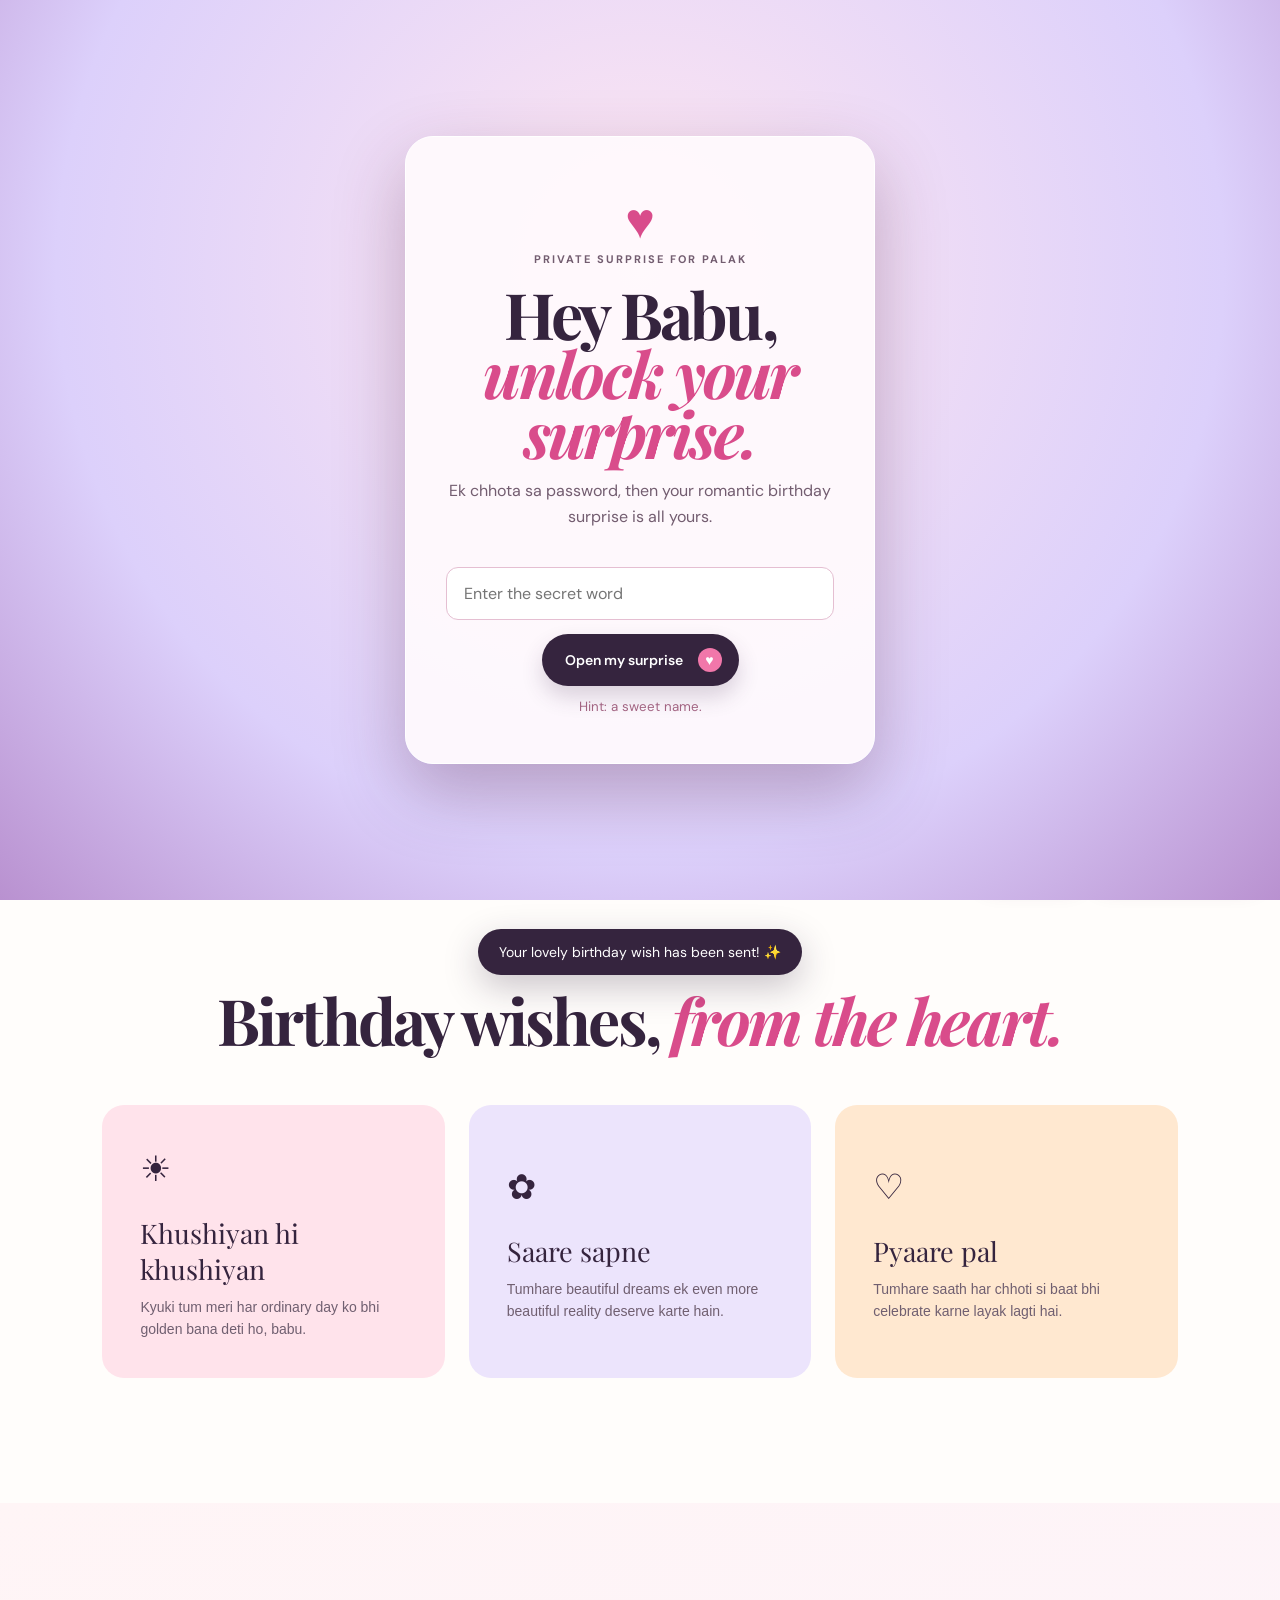
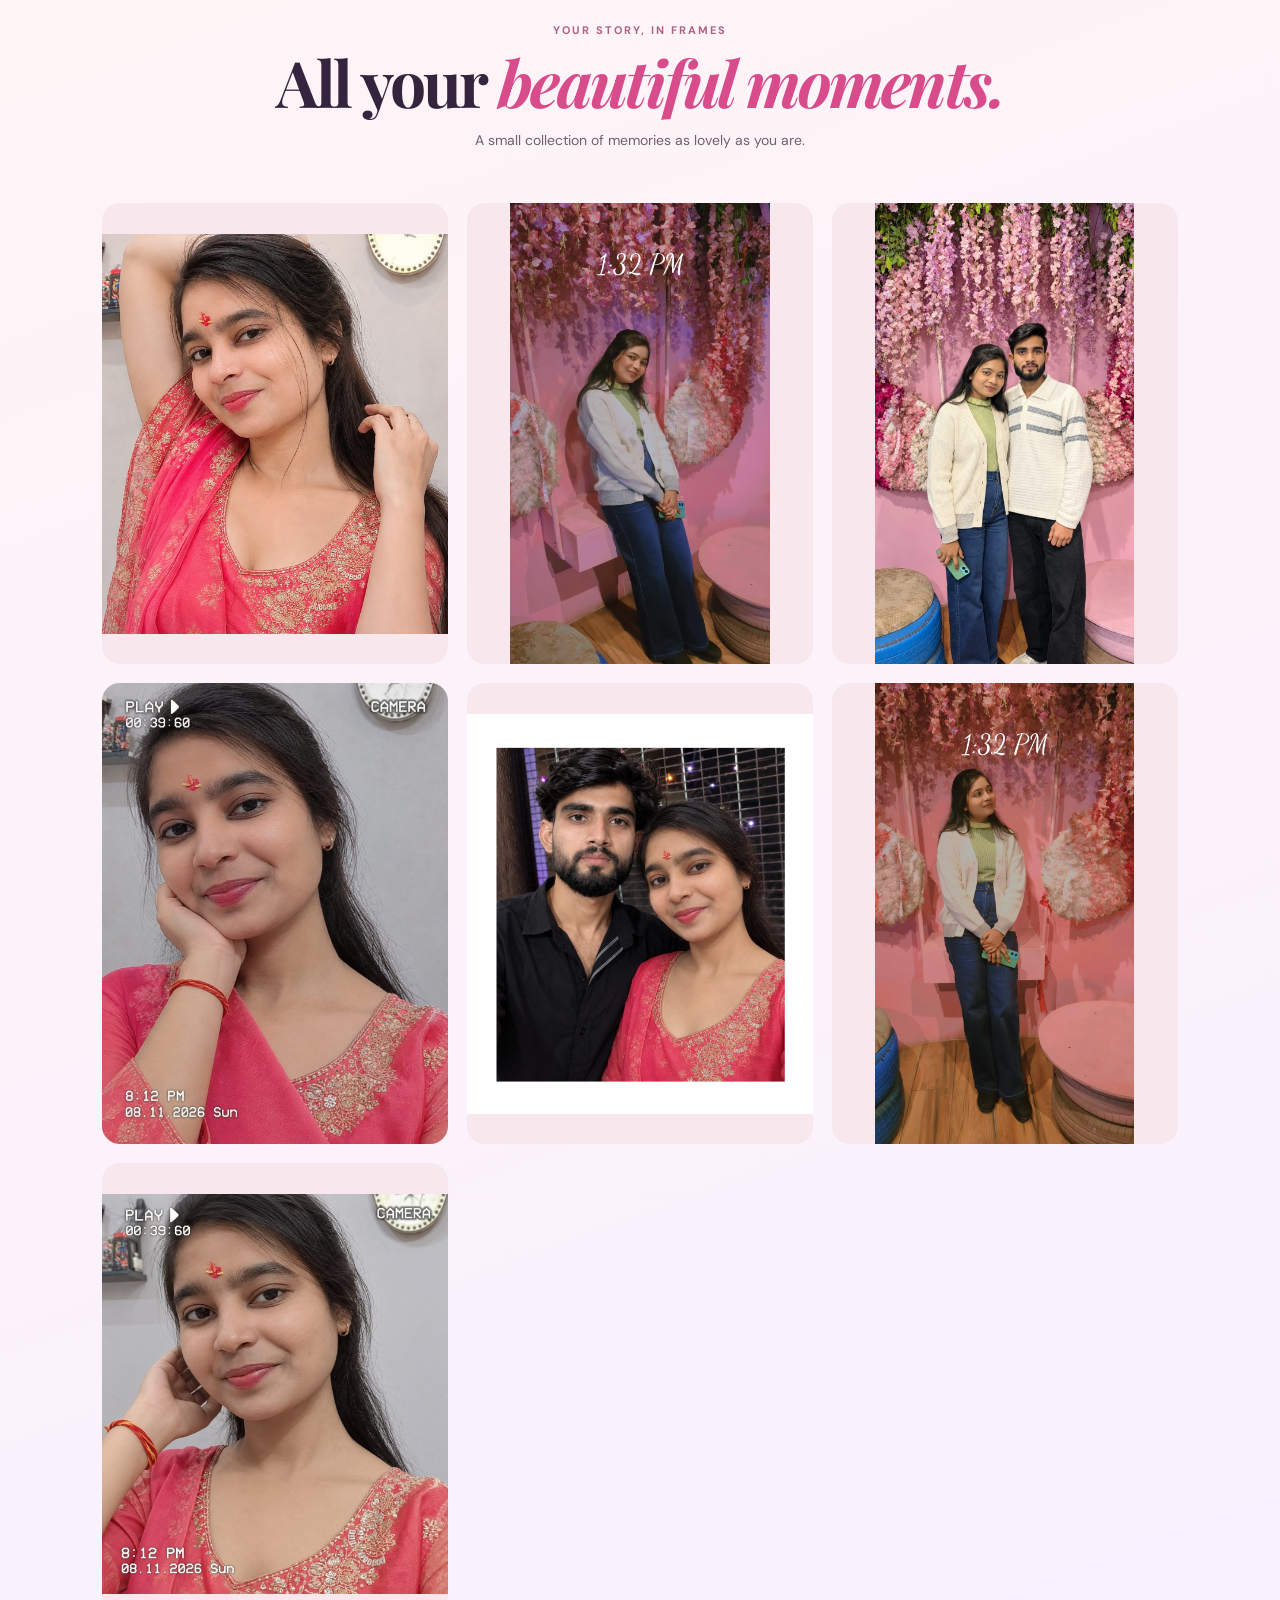
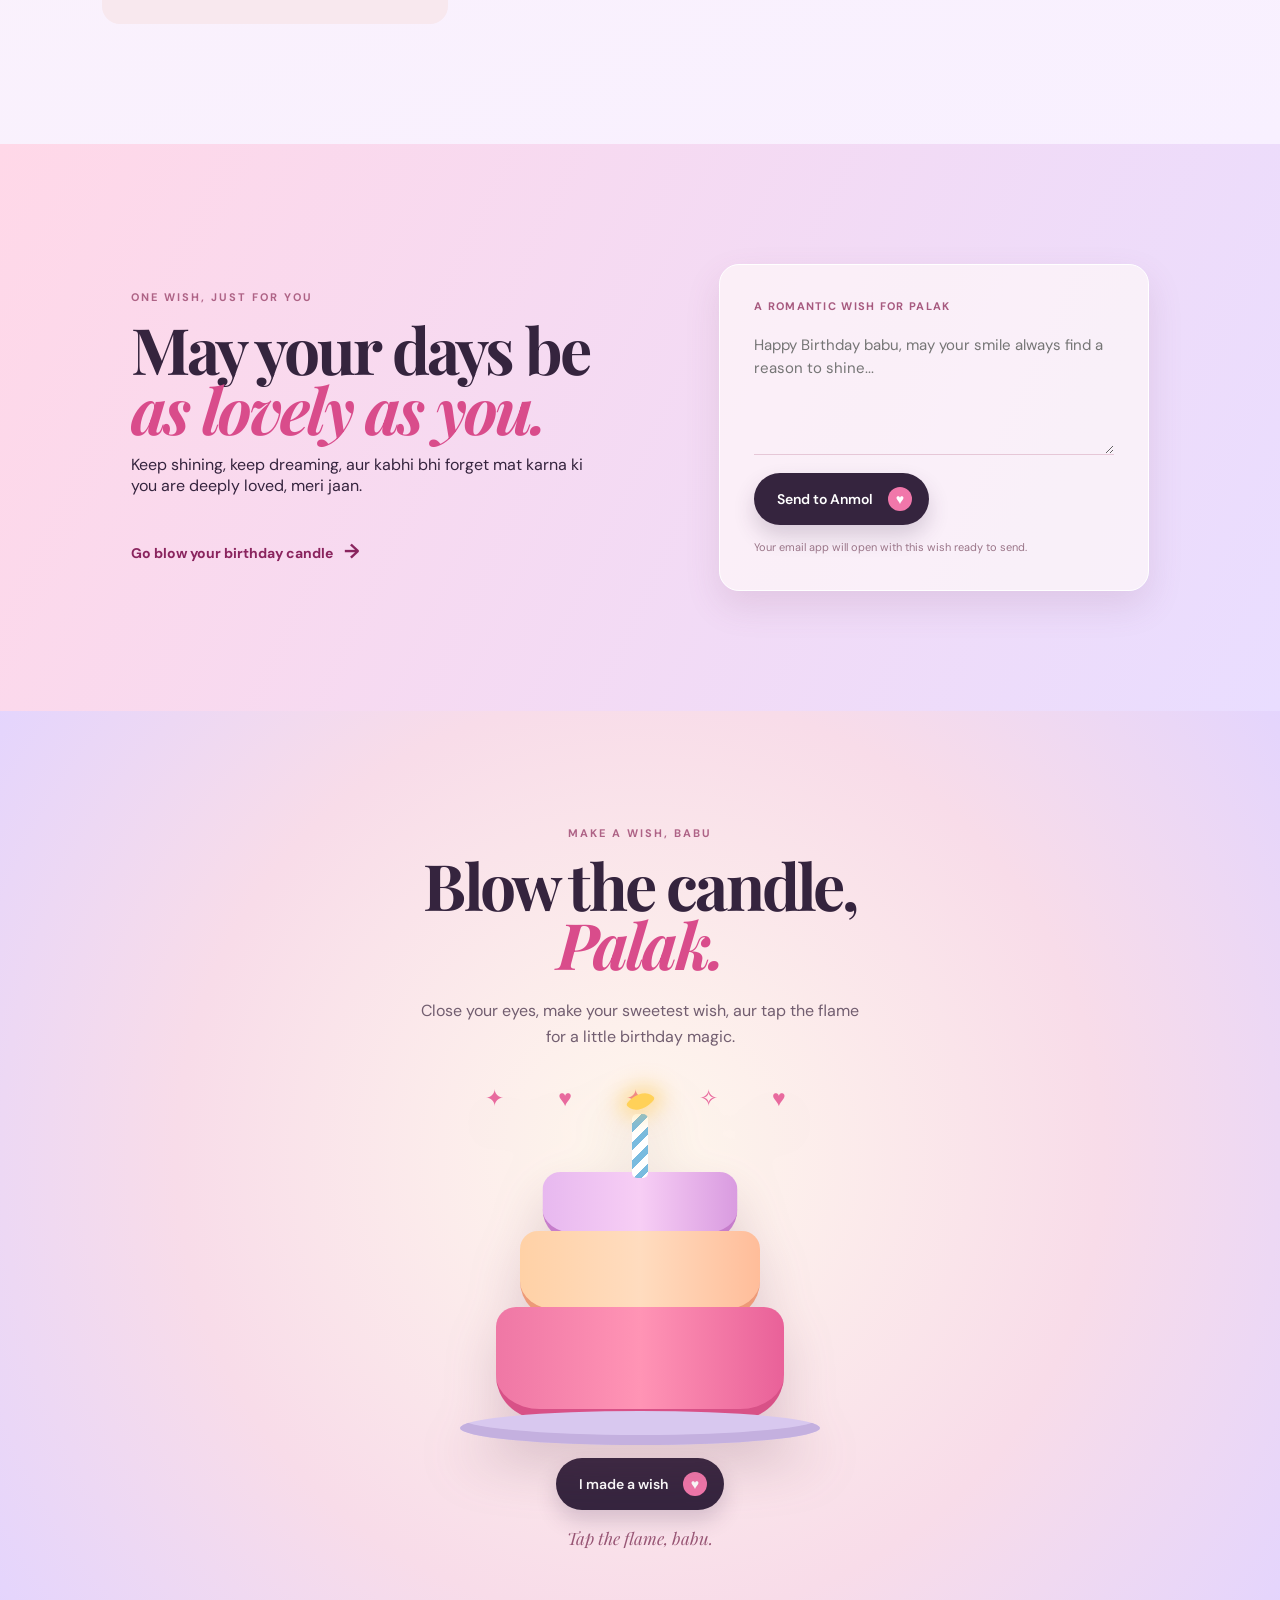
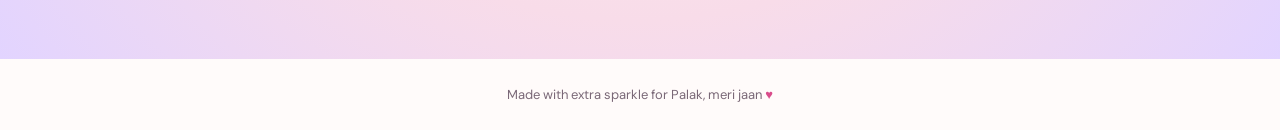
<file: index.html>
<!doctype html>
<html lang="en">
  <head>
    <meta charset="UTF-8" />
    <meta name="viewport" content="width=device-width, initial-scale=1.0" />
    <meta name="theme-color" content="#e75e9b" />
    <title>Happy Birthday, Palak!</title>
    <link rel="preconnect" href="https://fonts.googleapis.com" />
    <link rel="preconnect" href="https://fonts.gstatic.com" crossorigin />
    <link href="https://fonts.googleapis.com/css2?family=DM+Sans:wght@400;500;600;700&family=Playfair+Display:ital,wght@0,600;0,700;0,800;1,700&display=swap" rel="stylesheet" />
    <link rel="stylesheet" href="styles.css" />
  </head>
  <body>
    <section class="password-screen" id="password-screen" aria-label="Password protected birthday website">
      <div class="password-card">
        <div class="lock">♥</div><p class="eyebrow">PRIVATE SURPRISE FOR PALAK</p>
        <h2>Hey Babu,<br><em>unlock your surprise.</em></h2>
        <p>Ek chhota sa password, then your romantic birthday surprise is all yours.</p>
        <input id="password" type="password" autocomplete="off" placeholder="Enter the secret word" aria-label="Password" />
        <button class="button" id="unlock">Open my surprise <b>♥</b></button>
        <small id="password-note">Hint: a sweet name.</small>
      </div>
    </section>
    <div class="petals" aria-hidden="true"></div>
    <div class="intro-screen" id="intro-screen">
      <p class="eyebrow">A LITTLE SOMETHING FOR PALAK</p>
      <button class="gift" id="open-gift" aria-label="Open your birthday surprise"><span>♥</span></button>
      <p>Tap the gift to open your surprise</p>
    </div>

    <main>
      <section class="hero">
        <nav><span class="brand">for <i>Palak</i></span><span>made with love ♥ &nbsp; <a href="#candle-wish">blow the cake →</a></span></nav>
        <div class="hero-copy">
          <p class="eyebrow">TODAY IS ALL ABOUT YOU, BABU</p>
          <h1>Happy<br><em>Birthday,</em><br>Palak</h1>
          <p class="intro">Happy Birthday meri pyari Palak! You make my world feel softer, brighter, aur bilkul magical. May this year bring you all the pyaar, happiness, and dreams you deserve, babu.</p>
          <button class="button" id="celebrate">Make a wish <b>✦</b></button>
        </div>
        <div class="hero-photo"><img src="photos/palak-08.jpeg" alt="Palak and a loved one beneath pink flowers" /><span class="photo-note">meri beautiful girl ke liye ek beautiful day</span></div>
        <div class="orb one"></div><div class="orb two"></div><div class="spark s1">✦</div><div class="spark s2">♥</div>
      </section>

      <section class="wishes">
        <header><p class="eyebrow">A LITTLE LOVE FOR YOU</p><h2>Birthday wishes, <em>from the heart.</em></h2></header>
        <div class="wish-grid">
          <button class="wish-card rose" data-message="Palak babu, tumhari smile meri favourite sunshine hai. Bas aise hi hamesha muskuraati rehna, kyunki tumhari khushi meri favourite feeling hai."><span>☀</span><h3>Khushiyan hi khushiyan</h3><p>Kyuki tum meri har ordinary day ko bhi golden bana deti ho, babu.</p></button>
          <button class="wish-card lilac" data-message="Meri jaan, tumhare dil ke har sapne ko apni perfect jagah mile. Main hamesha tumhara sabse bada cheerleader rahunga."><span>✿</span><h3>Saare sapne</h3><p>Tumhare beautiful dreams ek even more beautiful reality deserve karte hain.</p></button>
          <button class="wish-card peach" data-message="Tumhare saath har memory extra special lagti hai, Palak. Aise hi aur laughs, hugs aur cute little adventures bante rahein."><span>♡</span><h3>Pyaare pal</h3><p>Tumhare saath har chhoti si baat bhi celebrate karne layak lagti hai.</p></button>
        </div>
      </section>

      <section class="gallery">
        <header><p class="eyebrow">YOUR STORY, IN FRAMES</p><h2>All your <em>beautiful moments.</em></h2><p class="subcopy">A small collection of memories as lovely as you are.</p></header>
        <div class="grid" id="gallery">
          <button class="tall"><img src="photos/palak-03.jpeg" alt="Palak in pink traditional dress" /></button>
          <button><img src="photos/palak-06.jpeg" alt="Palak by pink flowers" /></button>
          <button><img src="photos/palak-08.jpeg" alt="Palak posing with a loved one" /></button>
          <button><img src="photos/palak-02.jpeg" alt="Palak smiling" /></button>
          <button><img src="photos/palak-01.jpeg" alt="Palak in a celebration selfie" /></button>
          <button><img src="photos/palak-07.jpeg" alt="Palak by floral decorations" /></button>
          <button><img src="photos/palak-05.jpeg" alt="Palak wearing a pink outfit" /></button>
        </div>
      </section>

      <section class="note">
        <div><p class="eyebrow">ONE WISH, JUST FOR YOU</p><h2>May your days be<br><em>as lovely as you.</em></h2><p>Keep shining, keep dreaming, aur kabhi bhi forget mat karna ki you are deeply loved, meri jaan.</p><a class="cake-link" href="#candle-wish">Go blow your birthday candle <span>→</span></a></div>
        <form id="wish-form"><label for="wish">A romantic wish for Palak</label><textarea id="wish" maxlength="220" placeholder="Happy Birthday babu, may your smile always find a reason to shine..." required></textarea><button class="button">Send to Anmol <b>♥</b></button><small>Your email app will open with this wish ready to send.</small></form>
      </section>
      <section class="candle-wish" id="candle-wish">
        <div class="candle-copy"><p class="eyebrow">MAKE A WISH, BABU</p><h2>Blow the candle,<br><em>Palak.</em></h2><p>Close your eyes, make your sweetest wish, aur tap the flame for a little birthday magic.</p></div>
        <div class="cake-stage" aria-label="A birthday cake with a candle">
          <div class="cake-stars">✦ &nbsp; ♥ &nbsp; ✦ &nbsp; ✧ &nbsp; ♥</div>
          <button class="birthday-candle" id="birthday-candle" aria-label="Blow out the candle"><i></i></button>
          <div class="cake-top"></div><div class="cake-middle"></div><div class="cake-bottom"></div><div class="cake-plate"></div>
        </div>
        <button id="make-wish" class="button">I made a wish <b>♥</b></button><p class="candle-message" id="candle-message">Tap the flame, babu.</p>
      </section>
    </main>
    <footer>Made with extra sparkle for Palak, meri jaan <span>♥</span></footer>
    <div class="modal" id="modal" aria-hidden="true"><div class="modal-card"><button class="close" aria-label="Close">×</button><div class="modal-icon">♥</div><p class="eyebrow">A LITTLE NOTE FOR PALAK</p><p id="modal-text"></p></div></div>
    <div class="toast" id="toast">Your lovely birthday wish has been sent! ✨</div>
    <div class="music-player"><button id="music-toggle">♫ Play Apsara</button><button id="music-next">⇄ Play birthday message</button></div>
    <audio id="music" preload="metadata"><source src="apsara.mpeg" type="audio/mpeg" /></audio>
    <script src="script.js"></script>
  </body>
</html>
</file>
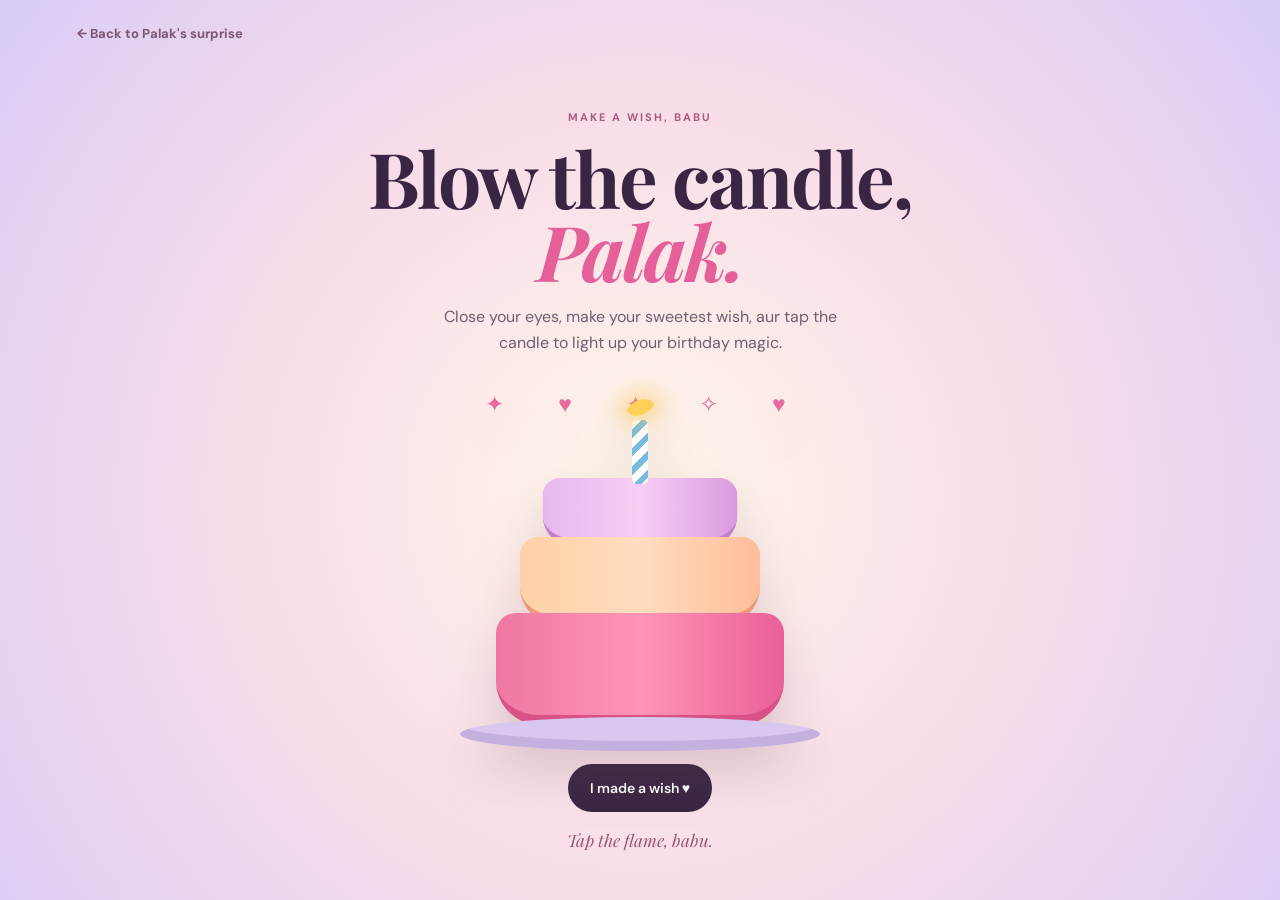
<file: cake.html>
<!doctype html><html lang="en"><head><meta charset="UTF-8"><meta name="viewport" content="width=device-width,initial-scale=1.0"><title>Make a Wish, Palak</title><link rel="preconnect" href="https://fonts.googleapis.com"><link rel="preconnect" href="https://fonts.gstatic.com" crossorigin><link href="https://fonts.googleapis.com/css2?family=DM+Sans:wght@400;600;700&family=Playfair+Display:ital,wght@0,700;1,700&display=swap" rel="stylesheet"><link rel="stylesheet" href="cake.css"></head><body><a class="back" href="index.html">← Back to Palak's surprise</a><main><p class="eyebrow">MAKE A WISH, BABU</p><h1>Blow the candle,<br><em>Palak.</em></h1><p class="intro">Close your eyes, make your sweetest wish, aur tap the candle to light up your birthday magic.</p><div class="cake-stage"><div class="stars">✦ &nbsp; ♥ &nbsp; ✦ &nbsp; ✧ &nbsp; ♥</div><button class="candle" id="candle" aria-label="Blow out the candle"><i></i></button><div class="cake-top"></div><div class="cake-middle"></div><div class="cake-bottom"></div><div class="plate"></div></div><button id="wish" class="wish-button">I made a wish ♥</button><p class="message" id="message">Tap the flame, babu.</p></main><script src="cake.js"></script></body></html>
</file>
<file: styles.css>
:root{--ink:#35243e;--pink:#d94c8b;--deep:#8a245e;--cream:#fffbfa;--lilac:#e8e0ff}*{box-sizing:border-box}html{scroll-behavior:smooth}body{margin:0;background:var(--cream);color:var(--ink);font-family:"DM Sans",sans-serif}.password-screen{position:fixed;z-index:100;inset:0;display:grid;place-items:center;padding:24px;background:radial-gradient(circle at 50% 30%,#ffe7f1,#dcd0fb 65%,#b991d0);transition:opacity .55s,visibility .55s}.password-screen.hide{opacity:0;visibility:hidden}.password-card{width:min(470px,100%);padding:47px 40px;text-align:center;border:1px solid #fff;background:#fffafdf0;border-radius:28px;box-shadow:0 28px 70px #54254b50}.lock{color:var(--pink);font:50px "Playfair Display"}.password-card p{line-height:1.6;color:#735d70}.password-card input{width:100%;margin:21px 0 14px;padding:15px 17px;border:1px solid #e5bfd2;border-radius:12px;background:#fff;font:16px "DM Sans";outline:none}.password-card input:focus{border-color:var(--pink);box-shadow:0 0 0 4px #d94c8b20}.password-card small{display:block;min-height:18px;margin-top:12px;color:#a26482}.intro-screen{position:fixed;z-index:10;inset:0;display:grid;place-content:center;justify-items:center;text-align:center;background:radial-gradient(circle at 50% 35%,#ffeef4,#e8defd 60%,#d7c2ed);transition:opacity .7s,visibility .7s}.intro-screen.open{opacity:0;visibility:hidden}.intro-screen>p:last-child{font-size:14px;color:#765c76}.eyebrow{margin:0 0 15px;color:#ae6386;font-size:11px;font-weight:700;letter-spacing:2px}.gift{width:168px;height:142px;border:0;border-radius:13px;background:linear-gradient(135deg,#f26ea7,#d94f91);box-shadow:0 22px 30px #8e477650;cursor:pointer;position:relative;color:#fff;font:54px "Playfair Display";transition:.25s}.gift:before,.gift:after{content:"";position:absolute;background:#ffe5a7}.gift:before{inset:0 auto 0 69px;width:29px}.gift:after{inset:53px 0 auto;height:25px}.gift span{position:relative;z-index:1}.gift:hover{transform:translateY(-8px) rotate(-2deg)}.hero{min-height:750px;padding:28px max(8vw,32px) 80px;position:relative;overflow:hidden;background:linear-gradient(120deg,#fff0f4 0%,#fff9ef 54%,#efe7ff)}nav{display:flex;justify-content:space-between;position:relative;z-index:2;font-size:13px;color:#7e6279;font-weight:600}nav a{color:var(--deep);text-decoration:none}.brand{font:800 25px "Playfair Display";color:var(--ink)}.brand i{color:var(--pink)}.hero-copy{max-width:650px;position:relative;z-index:2;padding-top:115px}.hero h1,h2{font-family:"Playfair Display";letter-spacing:-2.8px;line-height:.93;margin:0}.hero h1{font-size:clamp(75px,10vw,145px)}em{color:var(--pink)}.intro{max-width:500px;color:#6c5b6c;line-height:1.75;margin:29px 0;font-size:16px}.button{border:0;border-radius:99px;background:var(--ink);color:#fff;padding:14px 17px 14px 23px;cursor:pointer;font:600 14px "DM Sans";box-shadow:0 11px 21px #442c5030;transition:.25s}.button:hover{transform:translateY(-3px);background:var(--deep)}.button b{display:inline-grid;place-items:center;background:#f177aa;border-radius:50%;height:24px;width:24px;margin-left:12px}.hero-photo{position:absolute;right:8%;bottom:0;width:min(35vw,465px);height:600px;border-radius:235px 235px 0 0;overflow:hidden;box-shadow:0 24px 45px #824c8050;background:#f6dfe8}.hero-photo img{width:100%;height:100%;object-fit:contain;object-position:center bottom}.photo-note{position:absolute;bottom:21px;left:50%;transform:translateX(-50%);width:max-content;max-width:90%;padding:10px 15px;background:#fffaf6e6;border-radius:99px;font:italic 13px "Playfair Display";color:#9b5577}.orb{position:absolute;border-radius:50%;opacity:.7}.one{width:230px;height:230px;background:#ffd0df;right:-45px;top:70px}.two{width:100px;height:100px;background:#d8c8f5;left:41%;bottom:-30px}.spark{position:absolute;color:#ef78a7;font-size:27px;animation:float 3s infinite ease-in-out}.s1{right:43%;top:29%}.s2{right:7%;bottom:17%;color:#9d79d0}@keyframes float{50%{transform:translateY(-13px) rotate(10deg)}}header{text-align:center}.wishes{padding:125px max(8vw,32px);background:#fffdfb}h2{font-size:clamp(42px,5vw,70px)}.wish-grid{display:grid;grid-template-columns:repeat(3,1fr);gap:24px;max-width:1200px;margin:55px auto 0}.wish-card{border:0;border-radius:22px;padding:38px;text-align:left;color:var(--ink);cursor:pointer;transition:.25s}.wish-card:hover{transform:translateY(-8px);box-shadow:0 18px 28px #50374b20}.wish-card span{font:35px "Playfair Display"}.wish-card h3{font:27px "Playfair Display";margin:25px 0 9px}.wish-card p,.subcopy{font-size:14px;line-height:1.6;color:#705f70;margin:0}.rose{background:#ffe3eb}.lilac{background:#ece4fc}.peach{background:#ffe8d0}.gallery{padding:120px max(8vw,32px);background:linear-gradient(160deg,#fff5f6,#f8f0ff)}.subcopy{max-width:420px;margin:17px auto}.grid{max-width:1100px;margin:52px auto 0;display:grid;grid-template-columns:repeat(3,1fr);gap:19px}.grid button{aspect-ratio:3/4;padding:0;border:0;border-radius:18px;overflow:hidden;cursor:pointer;background:#f3e2ea;transition:.25s}.grid button:hover{transform:scale(1.025);box-shadow:0 14px 24px #50374b3b}.grid .tall{grid-row:auto}.grid img{width:100%;height:100%;object-fit:contain;object-position:center;background:#f8e8ee}.note{display:flex;gap:10vw;align-items:center;justify-content:center;padding:120px max(8vw,32px);background:linear-gradient(115deg,#ffd8e8,#e9ddff)}.note>div{max-width:460px}.note>div>p:last-child{line-height:1.65;color:#6f5e70;margin-top:24px}.cake-link{display:inline-block;margin-top:26px;color:var(--deep);font:700 14px "DM Sans";text-decoration:none}.cake-link span{margin-left:8px;font-size:20px}.note form{width:min(430px,100%);padding:34px;background:#fffafaaf;border:1px solid #fff;border-radius:20px;box-shadow:0 15px 35px #86517424}.note form small{display:block;margin-top:15px;color:#9a7588;font-size:11px;line-height:1.4}label{display:block;font-size:11px;color:#a75a7f;font-weight:700;letter-spacing:1.3px;text-transform:uppercase}textarea{display:block;width:100%;min-height:130px;margin:12px 0 18px;padding:9px 0;border:0;border-bottom:1px solid #e6c7d7;resize:vertical;background:transparent;color:var(--ink);font:15px/1.5 "DM Sans";outline:0}.candle-wish{padding:115px 24px 90px;text-align:center;overflow:hidden;background:radial-gradient(circle at 50% 47%,#fff8ed,#f8dce9 57%,#e2d4ff)}.candle-copy>p:last-child{max-width:440px;margin:24px auto 0;color:#725e70;line-height:1.65}.cake-stage{width:390px;height:375px;max-width:95vw;position:relative;margin:33px auto 0;filter:drop-shadow(0 25px 25px #73435d35)}.cake-plate,.cake-top,.cake-middle,.cake-bottom,.birthday-candle{position:absolute;left:50%;transform:translateX(-50%)}.cake-plate{bottom:13px;width:360px;height:34px;border-radius:50%;background:#d8c8ef;box-shadow:inset 0 -10px #c4b0df}.cake-bottom{bottom:39px;width:288px;height:112px;border-radius:20px 20px 44px 44px;background:linear-gradient(90deg,#ef77a5,#ff94b5,#e96199);border-bottom:10px solid #d85187}.cake-middle{bottom:139px;width:240px;height:88px;border-radius:18px 18px 38px 38px;background:linear-gradient(90deg,#ffd1a6,#ffdcbf,#ffbd9a);border-bottom:9px solid #ed9a78}.cake-top{bottom:217px;width:195px;height:69px;border-radius:18px 18px 32px 32px;background:linear-gradient(90deg,#e7b8ef,#f7cef5,#d99be0);border-bottom:8px solid #c67dcb}.birthday-candle{z-index:2;bottom:280px;width:16px;height:64px;border:0;border-radius:5px;background:repeating-linear-gradient(135deg,#fff 0 7px,#78bbdf 7px 13px);cursor:pointer}.birthday-candle i{position:absolute;width:17px;height:25px;top:-25px;left:0;border-radius:80% 15% 80% 15%;background:#ffd158;box-shadow:0 0 20px 8px #ffcc5480;transform:rotate(45deg);animation:flicker .7s infinite alternate}.birthday-candle.out i{opacity:0;transform:rotate(45deg) scale(.2)}.cake-stars{position:absolute;top:0;width:100%;color:#e86a9e;font-size:23px;letter-spacing:9px;animation:twinkle 1.3s infinite alternate}.candle-message{min-height:25px;color:#985675;font:italic 17px "Playfair Display"}@keyframes flicker{to{transform:rotate(37deg) scale(.86,1.08)}}@keyframes twinkle{to{opacity:.4;transform:translateY(-7px)}}footer{text-align:center;padding:27px;font-size:13px;color:#7a6877}footer span{color:var(--pink)}.modal{position:fixed;z-index:20;inset:0;padding:24px;display:grid;place-items:center;background:#34204099;opacity:0;pointer-events:none;transition:.25s}.modal.open{opacity:1;pointer-events:auto}.modal-card{position:relative;width:min(460px,100%);padding:55px 47px;background:#fffaf7;border-radius:24px;text-align:center;box-shadow:0 22px 60px #1b102c66;transform:translateY(18px) scale(.95);transition:.3s}.modal.open .modal-card{transform:none}.modal-icon{font-size:34px;color:var(--pink);margin-bottom:13px}.modal-card #modal-text{font:italic 23px/1.5 "Playfair Display";color:#5d4057;margin:0}.close{position:absolute;right:15px;top:10px;border:0;background:transparent;color:#846a7d;font-size:30px;cursor:pointer}.toast{position:fixed;z-index:30;left:50%;bottom:25px;transform:translate(-50%,100px);padding:14px 21px;border-radius:99px;background:var(--ink);color:#fff;font-size:14px;box-shadow:0 12px 35px #2f213a40;transition:.4s}.toast.show{transform:translate(-50%,0)}.music-player{position:fixed;z-index:30;right:18px;bottom:18px;display:flex;gap:8px}.music-player button{border:0;border-radius:99px;padding:10px 13px;background:#fff;color:#7f4969;box-shadow:0 7px 20px #5c385b2b;font:600 12px "DM Sans";cursor:pointer}.petals{position:fixed;inset:0;pointer-events:none;z-index:15}@media(max-width:760px){.password-card{padding:37px 26px}.hero{min-height:765px}.hero-copy{padding-top:75px}.hero h1{font-size:76px}.intro{max-width:330px;font-size:14px}.hero-photo{width:260px;height:340px;right:-25px;bottom:0;border-radius:140px 140px 0 0;opacity:.86}.wish-grid,.note{display:block}.wish-card{margin-bottom:15px}.grid{grid-template-columns:1fr 1fr;gap:12px}.note form{margin-top:36px}.note{padding-block:75px}.cake-stage{transform:scale(.84);margin-top:5px;margin-bottom:-31px}nav>span:last-child{display:none}.music-player{right:10px;bottom:10px}.music-player button{font-size:10px;padding:9px}}
</file>
<file: cake.css>
:root{--ink:#3a2643;--pink:#e55f99}*{box-sizing:border-box}body{min-height:100vh;margin:0;overflow:hidden;color:var(--ink);font-family:"DM Sans";background:radial-gradient(circle at 50% 55%,#fff7e9,#f8dce9 50%,#d9cdf7)}.back{position:absolute;top:25px;left:clamp(24px,6vw,85px);color:#7e5572;font-weight:700;text-decoration:none;font-size:13px}main{text-align:center;padding:11vh 24px 0}.eyebrow{font-size:11px;font-weight:700;color:#a95b81;letter-spacing:2px}h1{font:700 clamp(47px,6vw,78px)/.95 "Playfair Display";letter-spacing:-2px;margin:17px 0}em{color:var(--pink)}.intro{max-width:440px;margin:0 auto;color:#725e70;line-height:1.65}.cake-stage{width:390px;height:375px;max-width:95vw;position:relative;margin:32px auto 0;filter:drop-shadow(0 25px 25px #73435d35)}.plate,.cake-top,.cake-middle,.cake-bottom,.candle{position:absolute;left:50%;transform:translateX(-50%)}.plate{bottom:13px;width:360px;height:34px;border-radius:50%;background:#d8c8ef;box-shadow:inset 0 -10px #c4b0df}.cake-bottom{bottom:39px;width:288px;height:112px;border-radius:20px 20px 44px 44px;background:linear-gradient(90deg,#ef77a5,#ff94b5,#e96199);border-bottom:10px solid #d85187}.cake-middle{bottom:139px;width:240px;height:88px;border-radius:18px 18px 38px 38px;background:linear-gradient(90deg,#ffd1a6,#ffdcbf,#ffbd9a);border-bottom:9px solid #ed9a78}.cake-top{bottom:217px;width:195px;height:69px;border-radius:18px 18px 32px 32px;background:linear-gradient(90deg,#e7b8ef,#f7cef5,#d99be0);border-bottom:8px solid #c67dcb}.candle{z-index:2;bottom:280px;width:16px;height:64px;border:0;border-radius:5px;background:repeating-linear-gradient(135deg,#fff 0 7px,#78bbdf 7px 13px);cursor:pointer}.candle i{position:absolute;width:17px;height:25px;top:-25px;left:0;border-radius:80% 15% 80% 15%;background:#ffd158;box-shadow:0 0 20px 8px #ffcc5480;transform:rotate(45deg);animation:flicker .7s infinite alternate}.candle.out i{opacity:0;transform:rotate(45deg) scale(.2)}.stars{position:absolute;top:0;width:100%;color:#e86a9e;font-size:23px;letter-spacing:9px;animation:twinkle 1.3s infinite alternate}.wish-button{border:0;border-radius:99px;background:var(--ink);color:#fff;padding:15px 22px;font:600 14px "DM Sans";cursor:pointer}.message{min-height:25px;color:#985675;font:italic 17px "Playfair Display"}@keyframes flicker{to{transform:rotate(37deg) scale(.86,1.08)}}@keyframes twinkle{to{opacity:.4;transform:translateY(-7px)}}@media(max-width:500px){main{padding-top:13vh}.cake-stage{transform:scale(.84);margin-top:5px;margin-bottom:-31px}}
</file>
